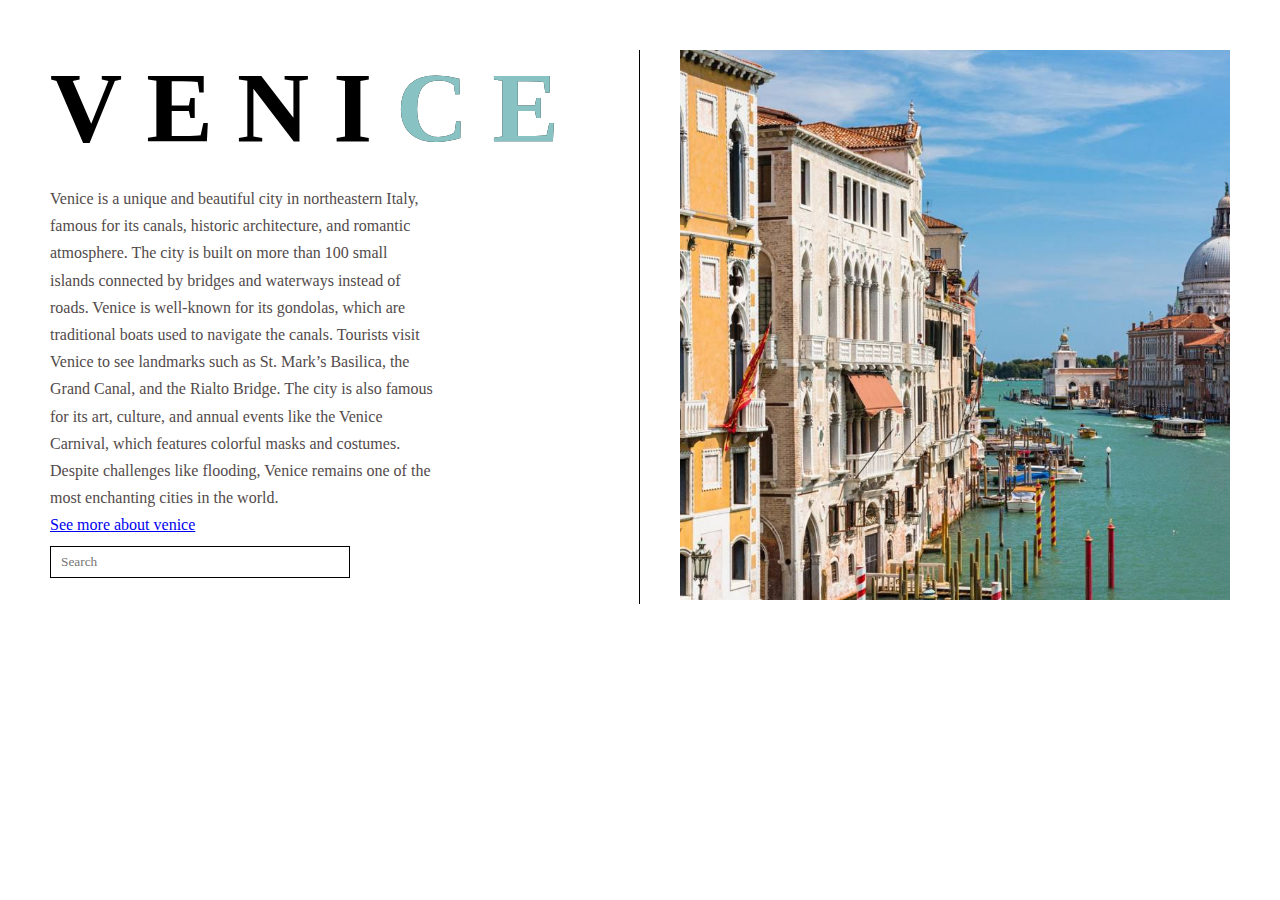
<file: index.html>
<!DOCTYPE html>
<html lang="en">
<head>
    <meta charset="UTF-8">
    <meta name="viewport" content="width=device-width, initial-scale=1.0">
    <title>VENICE</title>
    <link rel="stylesheet" href="style.css">
</head>
<body>

<div class="container">

    <div class="left">
        <h1 class="title">
            VENICE<span class="highlight">CE</span>
        </h1>

        <p class="text">
        Venice is a unique and beautiful city in northeastern Italy, famous for its canals,
         historic architecture, and romantic atmosphere. The city is built on more than 100 small islands connected by bridges and waterways instead of roads.
          Venice is well-known for its gondolas, which are traditional boats used to navigate the canals.
           Tourists visit Venice to see landmarks such as St. Mark’s Basilica, the Grand Canal, and the Rialto Bridge. The city is also famous for its art,
            culture, and annual events like the Venice Carnival, which features colorful masks and costumes. Despite challenges like flooding,
             Venice remains one of the most enchanting cities in the world.
        <BR>
         <a href="https://en.wikipedia.org/wiki/Venice" target="_blank">See more about venice</a>
        <BR >
    </p>

        <div class="circles">
            <div class="active"></div>
            <div></div>
            <div></div>
            <div></div>
        </div>

        <input type="text" placeholder="Search" class="search-box">
    </div>

    <div class="right">
        <img 
        src="licensed-image.jpg" 
        class="main-img">
    </div>

</div>

</body>
</html>
</file>
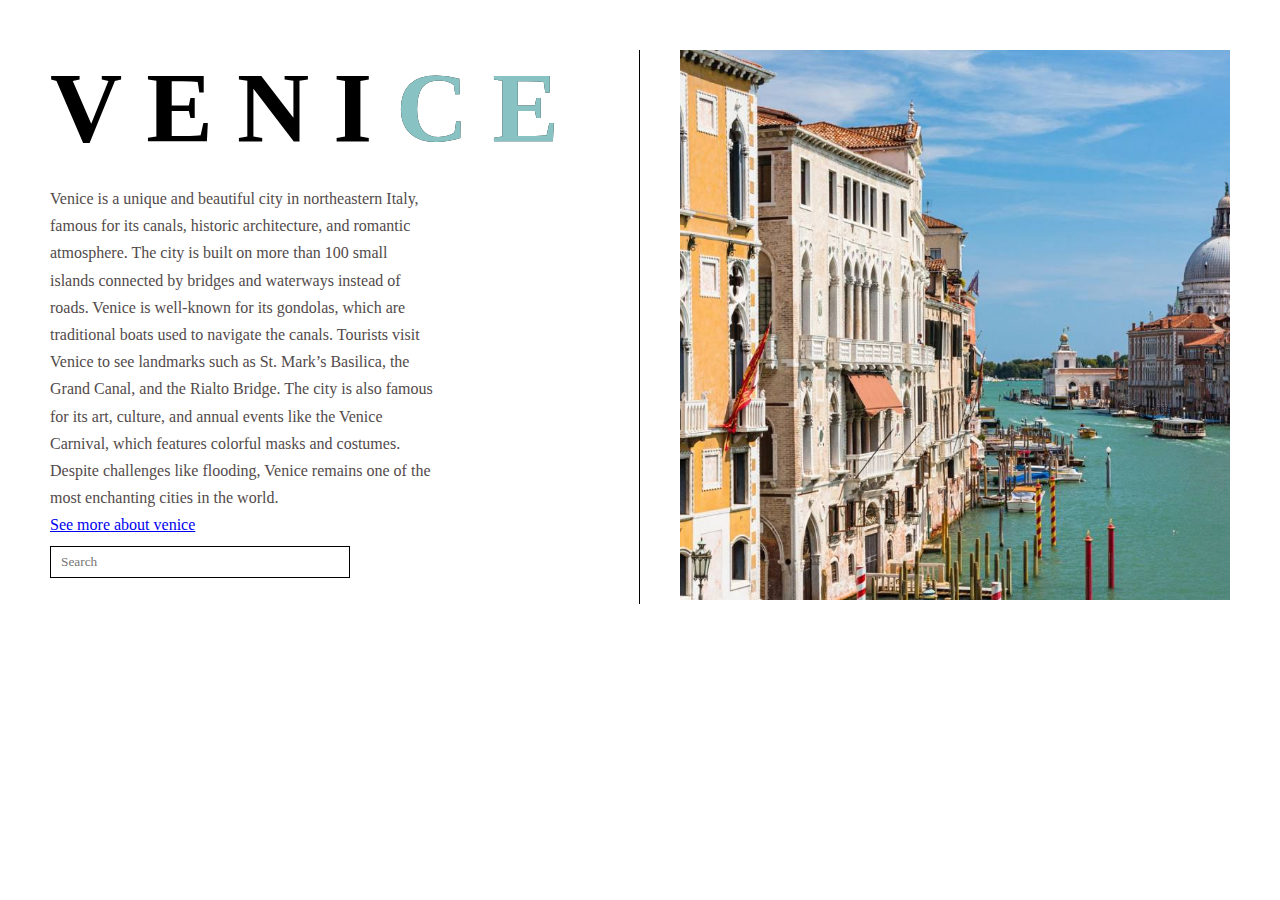
<file: WEBTASK.html>
<!DOCTYPE html>
<html lang="en">
<head>
    <meta charset="UTF-8">
    <meta name="viewport" content="width=device-width, initial-scale=1.0">
    <title>VENICE</title>
    <link rel="stylesheet" href="style.css">
</head>
<body>

<div class="container">

    <div class="left">
        <h1 class="title">
            VENICE<span class="highlight">CE</span>
        </h1>

        <p class="text">
        Venice is a unique and beautiful city in northeastern Italy, famous for its canals,
         historic architecture, and romantic atmosphere. The city is built on more than 100 small islands connected by bridges and waterways instead of roads.
          Venice is well-known for its gondolas, which are traditional boats used to navigate the canals.
           Tourists visit Venice to see landmarks such as St. Mark’s Basilica, the Grand Canal, and the Rialto Bridge. The city is also famous for its art,
            culture, and annual events like the Venice Carnival, which features colorful masks and costumes. Despite challenges like flooding,
             Venice remains one of the most enchanting cities in the world.
        <BR>
         <a href="https://en.wikipedia.org/wiki/Venice" target="_blank">See more about venice</a>
        <BR >
    </p>

        <div class="circles">
            <div class="active"></div>
            <div></div>
            <div></div>
            <div></div>
        </div>

        <input type="text" placeholder="Search" class="search-box">
    </div>

    <div class="right">
        <img 
        src="licensed-image.jpg" 
        class="main-img">
    </div>

</div>

</body>
</html>
</file>
<file: style.css>
*{
    margin: 0;
    padding: 0;
    box-sizing: border-box;
    font-family: "Times New Roman", serif;
}
body {
    background: #fff;
}
header {
    display: flex;
    justify-content: space-between;
    align-items: center;
    padding: 25px 50px;
}
nav a {
    margin: 0 20px;
    text-decoration: none;
    color: #000000;
    font-size: 17px;
}
.container {
    display: flex;
    padding: 50px 50px;
}
.left {
    width: 50%;
    padding-right: 40px;
    border-right: 1px solid #000000;
}
.title {
    font-size: 100px;
    letter-spacing: 24px;
    position: relative;
}
.highlight {
    color: #89c2c2;
    position: absolute;
    left: 346px;
    top: 0;
    z-index: 5;
}
.text {
    width: 70%;
    margin-top: 20px;
    line-height: 1.7;
    color: #524a4a;
}
.search-box {
    margin-top: 8px;
    width: 300px;
    padding: 7px 10px;
    border: 1px solid #000;
}
.right {
    width: 50%;
    padding-left: 40px;
    position: relative;
}
.main-img {
    width: 100%;
    height: 550px;
    object-fit: cover;

}
@media (max-width: 1024px) {
  .container {
    flex-direction: column;
    padding: 30px 20px;
  }

  .left, .right {
    width: 100%;
    padding: 0;
    border: none;
  }

  .text {
    width: 100%;
  }

  .search-box {
    width: 100%;
  }

  .title {
    font-size: 64px;
    letter-spacing: 10px;
  }

  .highlight {
    position: static;
    display: block;
    margin-top: 5px;
  }

  .main-img {
    height: auto;
  }
}
@media (max-width: 700px) {
  header {
    flex-direction: column;
    gap: 10px;
    align-items: center;
  }

  nav a {
    margin: 5px;
    font-size: 14px;
  }

  .title {
    font-size: 48px;
    letter-spacing: 6px;
  }
}
@media (max-width: 480px) {
  .title {
    font-size: 36px;
  }

  .text {
    font-size: 14px;
  }

  .search-box {
    padding: 6px 8px;
  }
}
</file>
